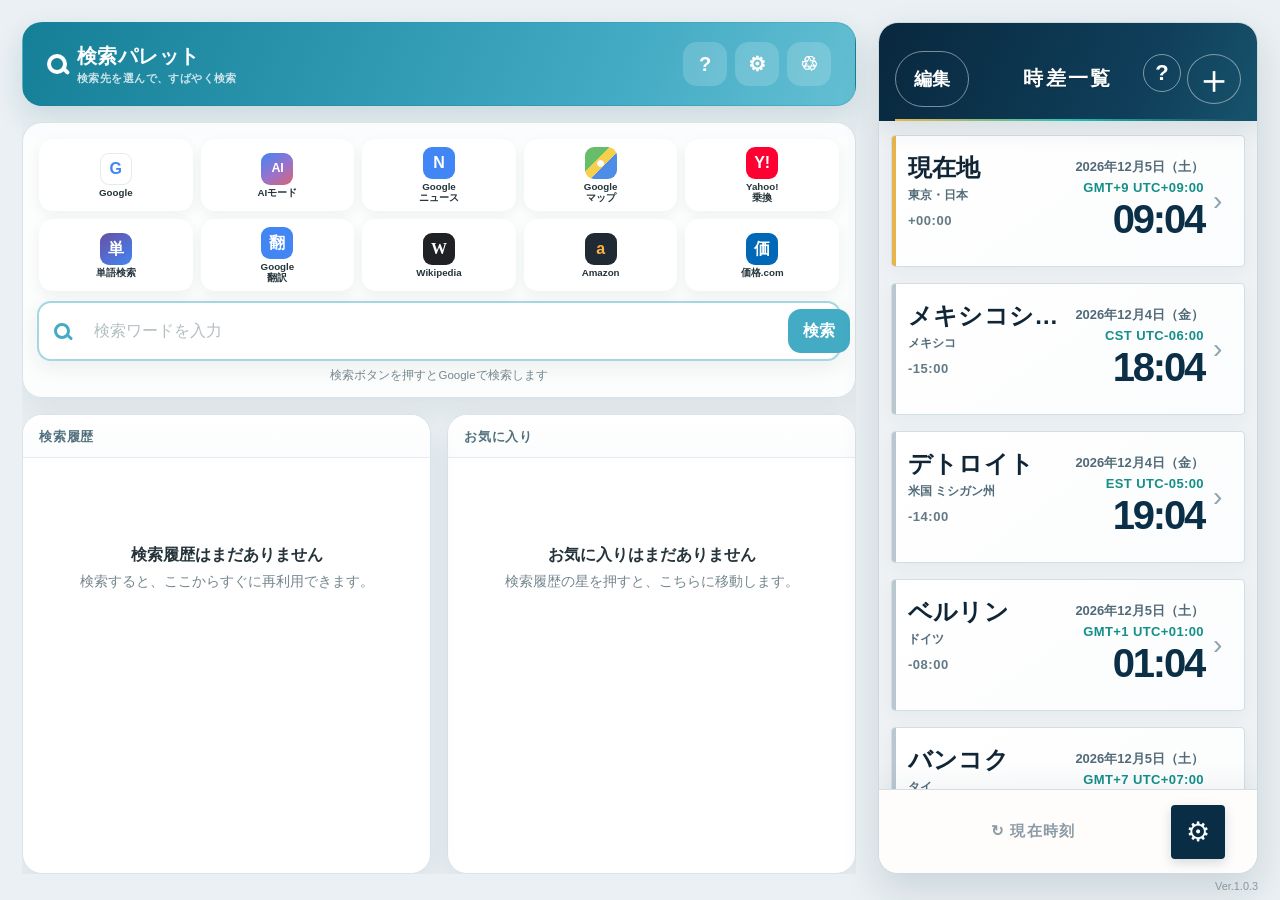
<file: index.html>
<!doctype html>
<html lang="ja">
  <head>
    <meta charset="UTF-8" />
    <meta name="viewport" content="width=device-width, initial-scale=1, viewport-fit=cover" />
    <meta name="theme-color" content="#43abc4" />
    <meta name="apple-mobile-web-app-capable" content="yes" />
    <meta name="apple-mobile-web-app-status-bar-style" content="default" />
    <meta name="apple-mobile-web-app-title" content="検索パレット" />
    <meta name="description" content="検索先をすばやく選べる、履歴とお気に入り付きの検索ランチャー" />
    <link rel="manifest" href="./manifest.webmanifest" />
    <link rel="icon" href="./icon.svg" type="image/svg+xml" />
    <link rel="apple-touch-icon" href="./icon.svg" />
    <link rel="stylesheet" href="./styles.css" />
    <title>検索パレット</title>
  </head>
  <body>
    <div class="app-shell">
      <div class="workspace">
      <header class="app-header">
        <div class="brand" aria-label="検索パレット">
          <span class="brand-mark" aria-hidden="true"></span>
          <span><strong>検索パレット</strong><small>検索先を選んで、すばやく検索</small></span>
        </div>
        <div class="header-actions">
          <button class="icon-button" id="helpButton" type="button" aria-label="使い方">?</button>
          <button class="icon-button" id="settingsButton" type="button" aria-label="普段使う駅の設定">⚙</button>
          <button class="icon-button" id="clearButton" type="button" aria-label="お気に入り以外の履歴を削除">
            <span aria-hidden="true">♲</span>
          </button>
        </div>
      </header>

      <main class="search-workspace">
        <section class="search-panel" aria-label="検索">
          <div class="service-strip" id="serviceStrip" aria-label="検索先を選択">
            <button class="service-button" type="button" data-service="google">
              <span class="service-icon google">G</span><span>Google</span>
            </button>
            <button class="service-button" type="button" data-service="aiMode">
              <span class="service-icon ai-mode">AI</span><span>AIモード</span>
            </button>
            <button class="service-button" type="button" data-service="googleNews">
              <span class="service-icon google-news">N</span><span>Google<br />ニュース</span>
            </button>
            <button class="service-button" type="button" data-service="maps">
              <span class="service-icon maps">●</span><span>Google<br />マップ</span>
            </button>
            <button class="service-button" type="button" data-service="yahooTransit">
              <span class="service-icon yahoo-transit">Y!</span><span>Yahoo!<br />乗換</span>
            </button>
            <button class="service-button" type="button" data-service="wordAi">
              <span class="service-icon word-ai">単</span><span>単語検索</span>
            </button>
            <button class="service-button" type="button" data-service="googleTranslate">
              <span class="service-icon google-translate">翻</span><span>Google<br />翻訳</span>
            </button>
            <button class="service-button" type="button" data-service="wikipedia">
              <span class="service-icon wikipedia">W</span><span>Wikipedia</span>
            </button>
            <button class="service-button" type="button" data-service="amazon">
              <span class="service-icon amazon">a</span><span>Amazon</span>
            </button>
            <button class="service-button" type="button" data-service="kakaku">
              <span class="service-icon kakaku">価</span><span>価格.com</span>
            </button>
            <button class="service-button" type="button" data-service="appleAppStore" hidden>
              <span class="service-icon apple-app-store">A</span><span>App Store<br />検索</span>
            </button>
            <button class="service-button" type="button" data-service="appleMaps" hidden>
              <span class="service-icon apple-maps">マ</span><span>iPhone<br />マップ</span>
            </button>
          </div>

          <form class="search-form" id="searchForm">
            <label class="sr-only" for="searchInput">検索ワードを入力</label>
            <span class="input-mark" aria-hidden="true"></span>
            <input
              id="searchInput"
              name="query"
              type="search"
              placeholder="検索ワードを入力"
              autocomplete="off"
              autocapitalize="none"
              enterkeyhint="search"
              autofocus
            />
            <button class="input-clear-button" id="inputClearButton" type="button" aria-label="入力文字をすべて削除">×</button>
            <button class="submit-button" type="submit" aria-label="検索する">検索</button>
          </form>
          <p class="selected-service" id="selectedService">検索ボタンを押すとGoogleで検索します</p>
        </section>

        <div class="records-grid">
          <section class="favorites-card" aria-labelledby="favoritesTitle">
            <div class="section-heading favorites-heading">
              <h1 id="favoritesTitle">お気に入り</h1>
            </div>
            <div class="history-list" id="favoritesList" aria-live="polite"></div>
          </section>
          <section class="history-card" aria-labelledby="historyTitle">
            <div class="section-heading">
              <h1 id="historyTitle">検索履歴</h1>
            </div>
            <div class="history-list" id="historyList" aria-live="polite"></div>
          </section>
        </div>
      </main>
      <aside class="clock-workspace" aria-label="時差一覧">
        <iframe class="clock-frame" src="./world-clock.html" title="世界時差時計"></iframe>
      </aside>
      </div>
      <footer class="version-footer" aria-label="アプリのバージョン">Ver.1.0.3</footer>
    </div>

    <dialog id="helpDialog">
      <div class="dialog-body">
        <h2>使い方</h2>
        <ol>
          <li>検索ワードを入力します。</li>
          <li>使いたいサービスのボタンを押すと、すぐに検索します。</li>
          <li>キーボードの「検索」または入力欄右側の検索ボタンでは、Google検索を実行します。</li>
        </ol>
        <p>履歴の星を押すと、お気に入りとして上部に固定できます。Yahoo!乗換案内の出発駅と検索ボタンの並び順・表示は、右上の歯車ボタンから変更できます。</p>
        <button class="dialog-close" id="closeHelpButton" type="button">閉じる</button>
      </div>
    </dialog>

    <dialog id="stationDialog" tabindex="-1">
      <form class="dialog-body" id="stationForm" method="dialog">
        <h2>普段使う駅の設定</h2>
        <p>Yahoo!乗換案内で出発駅として使用します。駅名を入力してください。</p>
        <label class="station-label" for="stationInput">出発駅</label>
        <input id="stationInput" class="station-input" type="text" placeholder="例：浜松" autocomplete="off" readonly />
        <div class="order-heading">
          <span>検索ボタンの並び順・表示</span>
          <button id="resetOrderButton" class="order-reset" type="button">初期順に戻す</button>
        </div>
        <div id="orderList" class="order-list" aria-label="検索ボタンの並び順"></div>
        <div class="dialog-actions">
          <button class="dialog-cancel" id="cancelStationButton" type="button">キャンセル</button>
          <button class="dialog-close" type="submit">保存</button>
        </div>
      </form>
    </dialog>

    <div class="toast" id="toast" role="status" aria-live="polite"></div>
    <script src="./app.js" defer></script>
  </body>
</html>
</file>
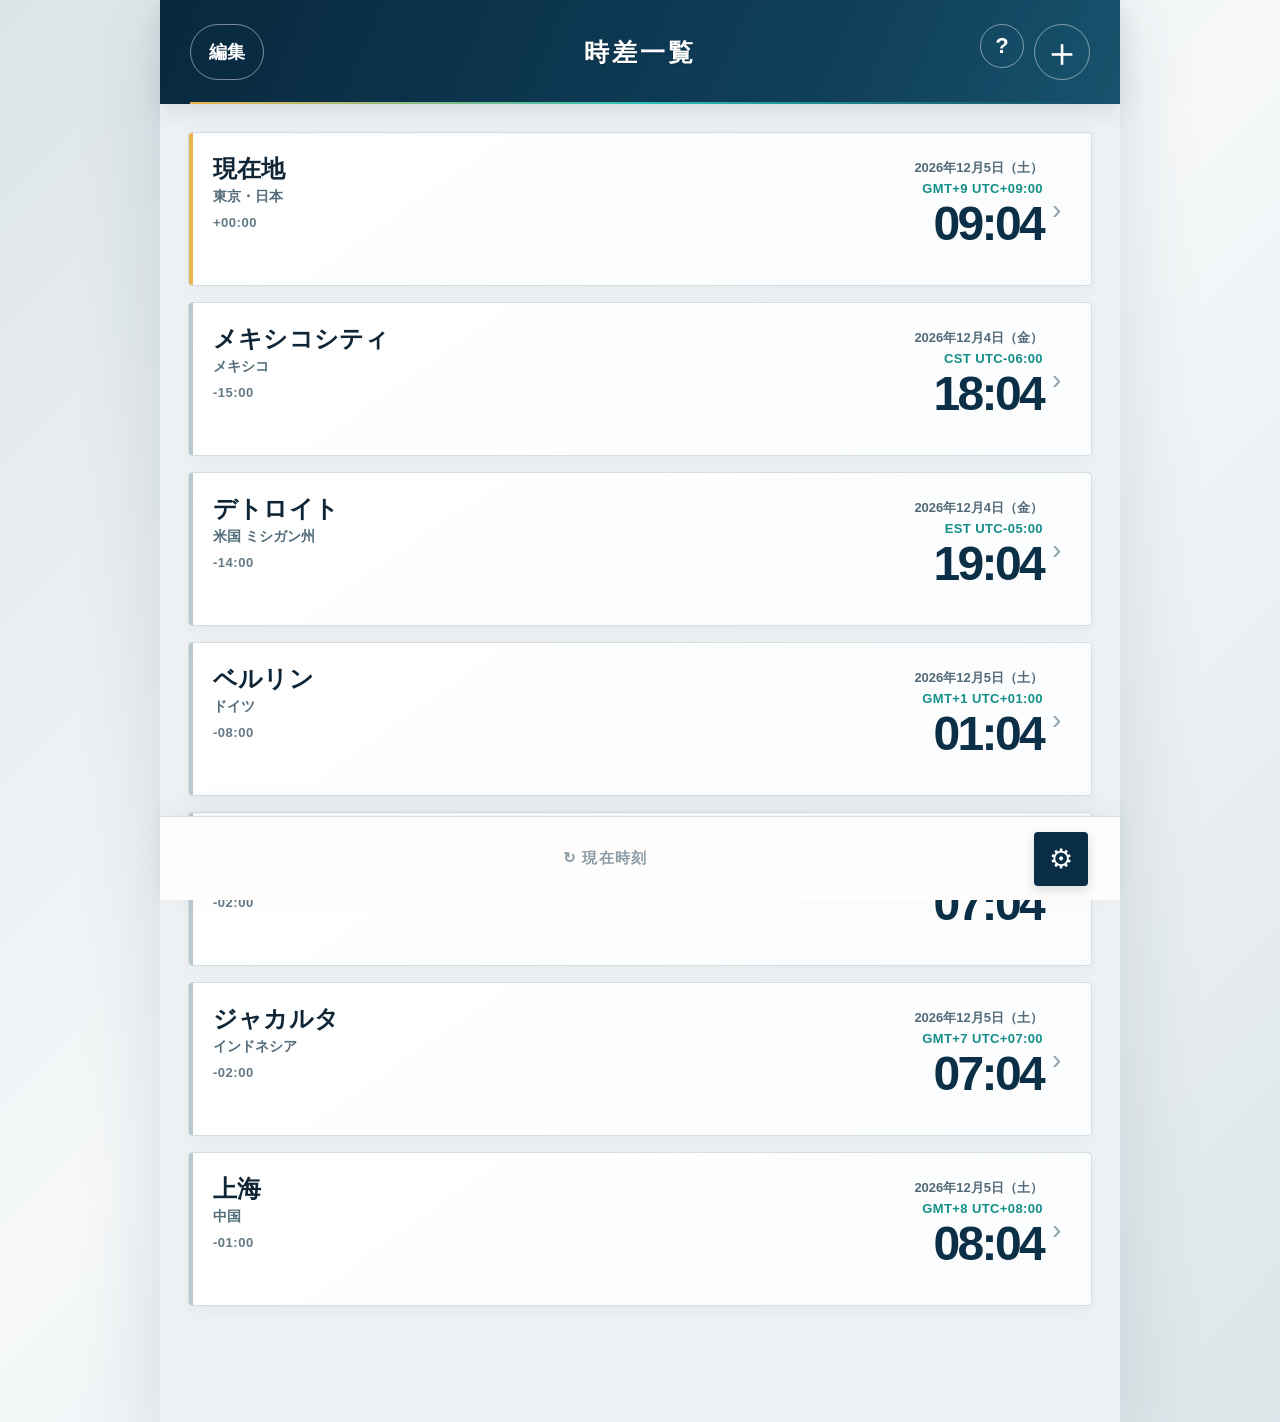
<file: world-clock.html>
<!doctype html><html lang="ja"><head><meta charset="utf-8"><meta name="viewport" content="width=device-width,initial-scale=1,viewport-fit=cover"><meta name="theme-color" content="#079fea"><title>世界時差時計</title><style>
*{box-sizing:border-box}html,body{margin:0;min-height:100%;background:#071019;color:#f8fafc;font-family:-apple-system,BlinkMacSystemFont,"Hiragino Sans","Yu Gothic UI",sans-serif}button,input{font:inherit}button{color:inherit}.app{width:min(100%,560px);min-height:100dvh;margin:auto;background:#090b0e;display:flex;flex-direction:column;box-shadow:0 0 70px #000}header{height:112px;padding:38px 18px 16px;background:linear-gradient(145deg,#08aaf1,#078ddd);display:grid;grid-template-columns:80px 1fr 80px;align-items:center;position:sticky;top:0;z-index:5}header h1{text-align:center;font-size:23px;margin:0;white-space:nowrap}header>div:last-child{display:flex;justify-content:flex-end}.round,.edit{border:0;background:#001329;min-width:56px;height:56px;border-radius:50%;font-size:40px;line-height:1;display:grid;place-items:center;cursor:pointer}.edit{min-width:74px;padding:0 17px;border-radius:30px;font-size:18px;font-weight:800}.round.ok{background:#67cdf4;color:#001329;font-size:33px}.page{flex:1;background:linear-gradient(#191d22,#090b0e);padding-bottom:96px}.clock{width:100%;min-height:145px;border:0;border-bottom:1px solid #30363d;background:transparent;padding:21px 14px 17px 18px;text-align:left;display:grid;grid-template-columns:minmax(0,1fr) auto 15px;gap:9px}.clock>span{display:flex;flex-direction:column}.clock>span:first-child{justify-content:center;min-width:0}.clock>span:nth-child(2){align-items:flex-end;white-space:nowrap}.clock b{font-size:25px;line-height:1.2}.clock>span:first-child b{white-space:nowrap;overflow:hidden;text-overflow:ellipsis}.clock small{font-size:14px;font-weight:700;margin-top:4px}.clock em{font-size:14px;font-style:normal;font-weight:800;color:#58c6ff;margin-top:4px}.clock>span:first-child em{color:#939ba4}.clock>span:nth-child(2)>b{font-size:45px;line-height:1;margin-top:4px;letter-spacing:-.05em;font-variant-numeric:tabular-nums}.clock i{font-style:normal;align-self:center;color:#3d98ca;font-size:31px}footer{position:fixed;bottom:0;left:50%;transform:translateX(-50%);width:min(100%,560px);height:90px;background:linear-gradient(145deg,#08a7ec,#087fc3);display:grid;grid-template-columns:1fr 70px;align-items:center;padding:11px 16px}.current{justify-self:center;border:2px solid transparent;background:transparent;color:#66c3ee;padding:10px 26px;border-radius:9px;font-size:18px;font-weight:800}.current.on{color:#fff;border-color:#fff}.gear{width:54px;height:54px;border:0;border-radius:50%;background:#003c6b;font-size:27px}.search-wrap{position:sticky;top:112px;z-index:4;padding:18px;background:#191d22}.search{margin:0;padding:12px 17px;background:#030405;border:1px solid #29313a;border-radius:30px;display:flex;align-items:center;gap:10px;font-size:29px}.search input{width:100%;border:0;outline:0;background:transparent;color:#fff;font-size:17px}.caption{margin:8px 24px;color:#7e8791;font-weight:800}.choice{width:calc(100% - 36px);margin:0 18px;padding:16px 8px;border:0;border-bottom:1px solid #30363d;background:transparent;display:flex;justify-content:space-between;align-items:center;text-align:left}.choice span{display:flex;flex-direction:column}.choice b{font-size:20px}.choice small{color:#adb5be;margin-top:4px}.choice small.offset{color:#58c6ff;font-weight:800}.choice>strong{color:#58c6ff;font-size:24px}.note{padding:16px 25px;color:#adb5be;line-height:1.7}.datepage{flex:1;background:#191d22;text-align:center;padding:155px 22px}.datepage>div{display:flex;flex-direction:column;margin-bottom:24px}.datepage>div b{font-size:29px}.datepage>div span{font-weight:700;margin-top:4px}.datepage label{display:flex;align-items:center;gap:12px;max-width:420px;margin:auto;padding:13px 17px;background:#343940;border-radius:18px;font-size:24px}.datepage input{flex:1;min-width:0;border:0;background:transparent;color:#fff;color-scheme:dark;font-size:18px;font-weight:800}.datepage p{max-width:390px;margin:24px auto;color:#9aa3ad;font-size:14px;line-height:1.7}.hint{margin:0;padding:13px 18px;color:#aab2bb;font-size:13px;border-bottom:1px solid #30363d}.reorder{min-height:120px;padding:12px 17px;display:grid;grid-template-columns:45px 1fr auto 32px;gap:9px;align-items:center;border-bottom:1px solid #30363d;background:#191d22}.minus{width:36px;height:36px;border:0;border-radius:50%;background:#ff5964;font-size:26px}.minus:disabled{opacity:.3}.reorder>span:nth-child(2){display:flex;flex-direction:column}.reorder b{font-size:23px}.reorder small{margin-top:4px;color:#d8dee5;font-weight:700}.reorder>strong{color:#858d96;font-size:27px}.arrows{display:flex;gap:5px}.arrows button{width:36px;height:36px;border:1px solid #5a626b;border-radius:9px;background:#292e34}@media(max-width:420px){header{height:98px;padding-top:27px;grid-template-columns:68px 1fr 68px}header h1{font-size:20px}.round{min-width:50px;height:50px}.search-wrap{top:98px}.clock{min-height:132px;padding-left:14px}.clock b{font-size:21px}.clock>span:nth-child(2)>b{font-size:39px}.clock small{font-size:12px}.datepage{padding-top:110px}.reorder{grid-template-columns:40px 1fr auto 28px;padding:10px 12px}.reorder b{font-size:20px}}
/* Business theme */
:root{--navy:#102a43;--navy2:#183f5f;--accent:#16a6a1;--paper:#f3f6f8;--card:#fff;--text:#172b3a;--sub:#607482;--border:#d9e2e8}html,body{background:#dfe7ec;color:var(--text)}.app{width:min(100%,960px);background:var(--paper);box-shadow:0 18px 60px #17304726}header{height:96px;padding:20px 28px;background:linear-gradient(120deg,var(--navy),var(--navy2));border-bottom:4px solid var(--accent);grid-template-columns:110px 1fr 110px}header h1{font-size:25px;letter-spacing:.08em}.round,.edit{background:#ffffff14;border:1px solid #ffffff42;box-shadow:none}.round.ok{background:var(--accent);color:#fff;border-color:#4bd0ca}.page{background:var(--paper);padding:24px 24px 116px}.clocks{display:grid;grid-template-columns:repeat(2,minmax(0,1fr));gap:14px;align-content:start}.clock{min-height:142px;background:var(--card);border:1px solid var(--border);border-radius:12px;padding:20px;box-shadow:0 3px 12px #1730470b}.clock:hover{border-color:#8eb6c7;background:#fff;box-shadow:0 8px 22px #17304718}.clock b{color:var(--text)}.clock small{color:var(--sub)}.clock>span:first-child em{color:#6d808d}.clock>span:nth-child(2)>b{color:var(--navy)}.clock i{color:var(--accent)}footer{width:min(100%,960px);height:80px;background:#fff;border-top:1px solid var(--border);box-shadow:0 -4px 18px #17304712}.current{color:#8c9ba5}.current.on{color:var(--navy);border-color:var(--accent);background:#ecfbfa}.gear{background:var(--navy);color:#fff}.search-wrap{top:96px;background:var(--paper);padding:18px 24px 12px}.search{max-width:100%;background:#fff;border:1px solid #c6d3da;box-shadow:0 2px 10px #1730470d;color:var(--navy)}.search input{color:var(--text)}.caption{margin:8px 30px 12px;color:var(--sub)}.choice{width:calc(100% - 48px);margin:0 24px;background:#fff;border:1px solid var(--border);border-radius:9px;padding:15px 18px;margin-bottom:8px}.choice:hover{border-color:#79aaa8;background:#f9ffff}.choice b{color:var(--text)}.choice small{color:var(--sub)}.choice small.offset{color:#087d79}.choice>strong{color:var(--accent);font-size:16px}.choice:disabled>strong{color:#8a9ca7}.badge{display:inline-block;margin-left:9px;padding:3px 7px;border-radius:4px;background:#e6f7f6;color:#087d79;font-size:10px;vertical-align:middle;letter-spacing:.04em}.datepage{background:var(--paper);color:var(--text)}.datepage label{background:#fff;border:1px solid var(--border)}.datepage input{color:var(--text);color-scheme:light}.datepage p,.note{color:var(--sub)}.reorder{background:#fff;border:1px solid var(--border);border-radius:10px;margin-bottom:8px}.hint{grid-column:1/-1;color:var(--sub);border:0}.reorder b{color:var(--text)}.reorder small{color:var(--sub)}
@media(max-width:700px){header{height:98px;padding:27px 16px 14px;grid-template-columns:68px 1fr 68px}header h1{font-size:20px}.page{padding:12px 12px 104px}.clocks{grid-template-columns:1fr;gap:9px}.clock{min-height:128px}.search-wrap{top:98px;padding:12px}.choice{width:calc(100% - 24px);margin:0 12px 7px}.caption{margin-left:16px}.badge{display:block;width:max-content;margin:5px 0 0}}
/* Refined executive clock */
:root{--ink:#102636;--ocean:#092d45;--ocean-soft:#154d69;--signal:#e9b44c;--aqua:#2bc1b5;--canvas:#eef2f4;--line:#d4dde2;--muted:#667b88}body{background:linear-gradient(135deg,#dce4e8 0,#f6f8f9 48%,#dce5e9 100%)}.app{background:var(--canvas);box-shadow:0 24px 80px #15384d24}header{height:104px;padding:22px 30px;background:linear-gradient(112deg,#08283e 0,#103f5b 70%,#17536c 100%);border-bottom:0;box-shadow:0 8px 24px #0b2e421c}header::after{content:"";position:absolute;left:30px;right:30px;bottom:0;height:2px;background:linear-gradient(90deg,var(--signal),var(--aqua),transparent)}header h1{color:#fff!important;font-weight:750;letter-spacing:.12em;text-shadow:0 1px 2px #0004}header .round,header .edit{color:#fff!important;background:#fff0;border:1px solid #ffffff75;transition:.18s ease}header .round:hover,header .edit:hover{background:#ffffff18;border-color:#fff;transform:translateY(-1px)}header .round.ok{background:var(--aqua);border-color:var(--aqua);color:#062a35!important}.page{background:transparent}.clocks{padding:28px 28px 116px;gap:16px}.clock{position:relative;overflow:hidden;min-height:154px;padding:22px 24px 20px;background:linear-gradient(145deg,#fff 0,#fbfcfd 100%);border:1px solid #d3dde3;border-radius:4px;box-shadow:0 5px 18px #1334470b;transition:.2s ease}.clock::before{content:"";position:absolute;left:0;top:0;bottom:0;width:4px;background:#b9c7cf}.clock:first-of-type::before{background:var(--signal)}.clock:hover{transform:translateY(-2px);border-color:#9db4bf;box-shadow:0 12px 28px #13344717}.clock>span:first-child b{font-size:24px;font-weight:750;letter-spacing:.01em;color:var(--ink)}.clock>span:first-child small{color:#526b79}.clock>span:first-child em{margin-top:9px;color:#647986;font-size:13px;letter-spacing:.04em}.clock>span:nth-child(2) small{color:#526a78;font-size:13px}.clock>span:nth-child(2) em{color:#158f89;font-size:13px;letter-spacing:.03em}.clock>span:nth-child(2)>b{font-size:48px;font-weight:620;letter-spacing:-.055em;color:#0b2f47}.clock i{font-size:28px;color:#8ca3ae}footer{height:84px;background:#fffdfc;border-top:1px solid var(--line);box-shadow:0 -8px 24px #15384d0d}.current{border-radius:3px;font-size:15px;letter-spacing:.08em}.current.on{background:#fffaf0;border-color:var(--signal);color:#694d12}.gear{border-radius:4px;background:var(--ocean);box-shadow:0 4px 12px #082b3e2b}.search-wrap{top:104px;background:#eef2f4ee;backdrop-filter:blur(12px);padding:22px 28px 16px}.search{height:58px;border-radius:4px;border:1px solid #bdcad1;box-shadow:0 5px 16px #15384d0b;padding:10px 18px;color:var(--ocean)}.search:focus-within{border-color:var(--aqua);box-shadow:0 0 0 3px #2bc1b51c}.search input{font-size:16px}.caption{margin:10px 32px 14px;font-size:12px;letter-spacing:.12em;text-transform:uppercase}.choice{width:calc(100% - 56px);margin:0 28px 8px;padding:17px 20px;border-radius:3px;border-color:#d2dce1;box-shadow:0 2px 8px #15384d08}.choice:hover{transform:translateX(2px);border-color:#7da8a5;background:#fff}.choice b{font-size:18px}.choice small.offset{color:#167f7a}.choice>strong{font-weight:700}.badge{background:#e7f5f3;color:#0b746f;border-left:2px solid var(--aqua);border-radius:1px;padding:3px 7px}.datepage{background:transparent;padding-top:140px}.datepage>div b{color:var(--ink)}.datepage label{border-radius:4px;box-shadow:0 5px 18px #15384d0e}.reorder{border-radius:3px;box-shadow:0 3px 12px #15384d08}.minus{border-radius:3px}.arrows button{border-radius:3px;background:#f3f6f7;color:var(--ink)}
@media(max-width:700px){header{height:98px;padding:27px 16px 14px}header::after{left:16px;right:16px}.search-wrap{top:98px}.clocks{padding:14px 12px 104px}.clock{min-height:132px;padding:18px 16px}.clock>span:nth-child(2)>b{font-size:40px}.choice{width:calc(100% - 24px);margin:0 12px 7px}.badge{display:block}}
.clocks{grid-template-columns:1fr!important}.reorder small.offset{color:#167f7a;font-weight:800;letter-spacing:.04em}.header-actions{display:flex;gap:10px}.help-btn{min-width:44px!important;width:44px;height:44px!important;font-size:22px!important;font-weight:800}.guide{max-width:760px;margin:28px auto 120px;padding:0 24px}.guide-lead{margin:0 0 20px;color:#526b79;line-height:1.8}.guide-list{list-style:none;margin:0;padding:0;counter-reset:guide}.guide-list li{counter-increment:guide;position:relative;margin-bottom:12px;padding:20px 20px 20px 68px;background:#fff;border:1px solid #d3dde3;border-radius:4px;box-shadow:0 4px 14px #1334470b}.guide-list li::before{content:counter(guide);position:absolute;left:20px;top:20px;width:30px;height:30px;display:grid;place-items:center;background:#0b2f47;color:#fff;border-radius:50%;font-weight:800}.guide-list b{display:block;margin-bottom:6px;color:#102636;font-size:17px}.guide-list span{display:block;color:#607482;line-height:1.7}.guide-tip{margin-top:18px;padding:16px 18px;background:#fffaf0;border-left:4px solid #e9b44c;color:#694d12;line-height:1.7}@media(max-width:700px){.header-actions{gap:6px}.help-btn{min-width:38px!important;width:38px;height:38px!important}.guide{margin-top:18px;padding:0 12px}.guide-list li{padding:17px 14px 17px 58px}.guide-list li::before{left:14px;top:17px}}
</style></head><body><main id="app" class="app"></main><script>
document.title='時差一覧';
const primaryZones=[['tokyo','東京','日本','Asia/Tokyo'],['los','ロサンゼルス','米国 カリフォルニア州','America/Los_Angeles'],['detroit','デトロイト','米国 ミシガン州','America/Detroit'],['guam','グアム','グアム','Pacific/Guam'],['bangkok','バンコク','タイ','Asia/Bangkok'],['london','ロンドン','英国','Europe/London'],['paris','パリ','フランス','Europe/Paris'],['newyork','ニューヨーク','米国 ニューヨーク州','America/New_York'],['honolulu','ホノルル','米国 ハワイ州','Pacific/Honolulu'],['sydney','シドニー','オーストラリア','Australia/Sydney'],['singapore','シンガポール','シンガポール','Asia/Singapore'],['seoul','ソウル','韓国','Asia/Seoul'],['dubai','ドバイ','アラブ首長国連邦','Asia/Dubai'],['berlin','ベルリン','ドイツ','Europe/Berlin'],['mumbai','ムンバイ','インド','Asia/Kolkata'],['auckland','オークランド','ニュージーランド','Pacific/Auckland'],['cairo','カイロ','エジプト','Africa/Cairo'],['mexico','メキシコシティ','メキシコ','America/Mexico_City'],['toronto','トロント','カナダ','America/Toronto'],['vancouver','バンクーバー','カナダ','America/Vancouver'],['chicago','シカゴ','米国 イリノイ州','America/Chicago'],['denver','デンバー','米国 コロラド州','America/Denver'],['anchorage','アンカレッジ','米国 アラスカ州','America/Anchorage'],['rio','リオデジャネイロ','ブラジル','America/Sao_Paulo'],['buenosaires','ブエノスアイレス','アルゼンチン','America/Argentina/Buenos_Aires'],['lima','リマ','ペルー','America/Lima'],['bogota','ボゴタ','コロンビア','America/Bogota'],['madrid','マドリード','スペイン','Europe/Madrid'],['rome','ローマ','イタリア','Europe/Rome'],['amsterdam','アムステルダム','オランダ','Europe/Amsterdam'],['brussels','ブリュッセル','ベルギー','Europe/Brussels'],['vienna','ウィーン','オーストリア','Europe/Vienna'],['zurich','チューリッヒ','スイス','Europe/Zurich'],['stockholm','ストックホルム','スウェーデン','Europe/Stockholm'],['helsinki','ヘルシンキ','フィンランド','Europe/Helsinki'],['warsaw','ワルシャワ','ポーランド','Europe/Warsaw'],['athens','アテネ','ギリシャ','Europe/Athens'],['istanbul','イスタンブール','トルコ','Europe/Istanbul'],['jerusalem','エルサレム','イスラエル','Asia/Jerusalem'],['riyadh','リヤド','サウジアラビア','Asia/Riyadh'],['tehran','テヘラン','イラン','Asia/Tehran'],['karachi','カラチ','パキスタン','Asia/Karachi'],['delhi','ニューデリー','インド','Asia/Kolkata'],['dhaka','ダッカ','バングラデシュ','Asia/Dhaka'],['yangon','ヤンゴン','ミャンマー','Asia/Yangon'],['jakarta','ジャカルタ','インドネシア','Asia/Jakarta'],['manila','マニラ','フィリピン','Asia/Manila'],['hongkong','香港','香港','Asia/Hong_Kong'],['taipei','台北','台湾','Asia/Taipei'],['beijing','北京','中国','Asia/Shanghai'],['perth','パース','オーストラリア','Australia/Perth'],['adelaide','アデレード','オーストラリア','Australia/Adelaide'],['melbourne','メルボルン','オーストラリア','Australia/Melbourne'],['fiji','スバ','フィジー','Pacific/Fiji'],['capetown','ケープタウン','南アフリカ','Africa/Johannesburg'],['nairobi','ナイロビ','ケニア','Africa/Nairobi'],['lagos','ラゴス','ナイジェリア','Africa/Lagos'],['casablanca','カサブランカ','モロッコ','Africa/Casablanca']].map(x=>({id:x[0],city:x[1],country:x[2],tz:x[3]}));
const aliases={tokyo:'tokyo japan',los:'los angeles usa america california',detroit:'detroit usa america michigan',guam:'guam',bangkok:'bangkok ban thailand thai',london:'london uk england britain',paris:'paris france',newyork:'new york usa america',honolulu:'honolulu hawaii usa america',sydney:'sydney australia',singapore:'singapore',seoul:'seoul korea',dubai:'dubai uae united arab emirates',berlin:'berlin germany',mumbai:'mumbai india',auckland:'auckland new zealand',cairo:'cairo egypt',mexico:'mexico city mexico',toronto:'toronto canada',vancouver:'vancouver canada',chicago:'chicago usa america illinois',denver:'denver usa america colorado',anchorage:'anchorage usa america alaska',rio:'rio de janeiro brazil',buenosaires:'buenos aires argentina',lima:'lima peru',bogota:'bogota colombia',madrid:'madrid spain',rome:'rome italy',amsterdam:'amsterdam netherlands holland',brussels:'brussels belgium',vienna:'vienna austria',zurich:'zurich switzerland',stockholm:'stockholm sweden',helsinki:'helsinki finland',warsaw:'warsaw poland',athens:'athens greece',istanbul:'istanbul turkey',jerusalem:'jerusalem israel',riyadh:'riyadh saudi arabia',tehran:'tehran iran',karachi:'karachi pakistan',delhi:'new delhi india',dhaka:'dhaka bangladesh',yangon:'yangon myanmar',jakarta:'jakarta indonesia',manila:'manila philippines',hongkong:'hong kong china',taipei:'taipei taiwan',beijing:'beijing china',perth:'perth australia',adelaide:'adelaide australia',melbourne:'melbourne australia',fiji:'suva fiji',capetown:'cape town south africa',nairobi:'nairobi kenya',lagos:'lagos nigeria',casablanca:'casablanca morocco'};
const yazakiExtra=[['belgium','ベルギー拠点','ベルギー','Europe/Brussels','belgium brussels'],['bulgaria','ブルガリア拠点','ブルガリア','Europe/Sofia','bulgaria sofia'],['cambodia','カンボジア拠点','カンボジア','Asia/Phnom_Penh','cambodia phnom penh'],['croatia','クロアチア拠点','クロアチア','Europe/Zagreb','croatia zagreb'],['czech','チェコ拠点','チェコ','Europe/Prague','czech republic prague'],['elsalvador','エルサルバドル拠点','エルサルバドル','America/El_Salvador','el salvador'],['guatemala','グアテマラ拠点','グアテマラ','America/Guatemala','guatemala'],['nicaragua','ニカラグア拠点','ニカラグア','America/Managua','nicaragua managua'],['paraguay','パラグアイ拠点','パラグアイ','America/Asuncion','paraguay asuncion'],['portugal','ポルトガル拠点','ポルトガル','Europe/Lisbon','portugal lisbon ovar'],['romania','ルーマニア拠点','ルーマニア','Europe/Bucharest','romania bucharest'],['russia','ロシア拠点','ロシア','Europe/Moscow','russia moscow'],['serbia','セルビア拠点','セルビア','Europe/Belgrade','serbia belgrade'],['slovakia','スロバキア拠点','スロバキア','Europe/Bratislava','slovakia bratislava'],['slovenia','スロベニア拠点','スロベニア','Europe/Ljubljana','slovenia novo mesto'],['tunisia','チュニジア拠点','チュニジア','Africa/Tunis','tunisia tunis'],['ukraine','ウクライナ拠点','ウクライナ','Europe/Kyiv','ukraine kyiv'],['uruguay','ウルグアイ拠点','ウルグアイ','America/Montevideo','uruguay montevideo'],['vietnam','ベトナム拠点','ベトナム','Asia/Ho_Chi_Minh','vietnam haiphong'],['china-tianjin','天津','中国','Asia/Shanghai','tianjin china'],['china-shanghai','上海','中国','Asia/Shanghai','shanghai china'],['china-hangzhou','杭州','中国','Asia/Shanghai','hangzhou china'],['china-shantou','汕頭','中国','Asia/Shanghai','shantou china'],['china-yantai','煙台','中国','Asia/Shanghai','yantai china'],['china-xiaogan','孝感','中国','Asia/Shanghai','xiaogan china'],['china-zhangzhou','漳州','中国','Asia/Shanghai','zhangzhou china'],['mexico-north','メキシコ北部拠点','メキシコ','America/Chihuahua','mexico chihuahua'],['usa-texas','テキサス州拠点','米国','America/Chicago','texas usa yazaki'],['usa-nashville','ナッシュビル','米国 テネシー州','America/Chicago','nashville tennessee'],['usa-lexington','レキシントン','米国 ケンタッキー州','America/New_York','lexington kentucky'],['usa-columbus','コロンバス','米国 オハイオ州','America/New_York','columbus ohio']].map(x=>({id:x[0],city:x[1],country:x[2],tz:x[3],keywords:x[4],yazaki:true}));
const yazakiCountries=['アルゼンチン','ベルギー','ブラジル','ブルガリア','カンボジア','カナダ','中国','コロンビア','クロアチア','チェコ','エルサルバドル','フランス','ドイツ','グアテマラ','インド','インドネシア','イタリア','メキシコ','モロッコ','ミャンマー','ニカラグア','パラグアイ','ポーランド','ポルトガル','フィリピン','ルーマニア','ロシア','セルビア','シンガポール','スロバキア','スロベニア','南アフリカ','韓国','スペイン','スウェーデン','台湾','タイ','チュニジア','トルコ','ウクライナ','英国','米国','ウルグアイ','ベトナム','香港'];
const majorExtra=[['ulaanbaatar','ウランバートル','モンゴル','Asia/Ulaanbaatar','mongolia ulaanbaatar'],['dublin','ダブリン','アイルランド','Europe/Dublin','ireland dublin'],['oslo','オスロ','ノルウェー','Europe/Oslo','norway oslo'],['copenhagen','コペンハーゲン','デンマーク','Europe/Copenhagen','denmark copenhagen'],['reykjavik','レイキャビク','アイスランド','Atlantic/Reykjavik','iceland reykjavik'],['budapest','ブダペスト','ハンガリー','Europe/Budapest','hungary budapest'],['vilnius','ビリニュス','リトアニア','Europe/Vilnius','lithuania vilnius'],['riga','リガ','ラトビア','Europe/Riga','latvia riga'],['tallinn','タリン','エストニア','Europe/Tallinn','estonia tallinn'],['astana','アスタナ','カザフスタン','Asia/Almaty','kazakhstan astana'],['tashkent','タシケント','ウズベキスタン','Asia/Tashkent','uzbekistan tashkent'],['kathmandu','カトマンズ','ネパール','Asia/Kathmandu','nepal kathmandu'],['colombo','コロンボ','スリランカ','Asia/Colombo','sri lanka colombo'],['doha','ドーハ','カタール','Asia/Qatar','qatar doha'],['kuwait','クウェート','クウェート','Asia/Kuwait','kuwait'],['manama','マナーマ','バーレーン','Asia/Bahrain','bahrain manama'],['muscat','マスカット','オマーン','Asia/Muscat','oman muscat'],['amman','アンマン','ヨルダン','Asia/Amman','jordan amman'],['beirut','ベイルート','レバノン','Asia/Beirut','lebanon beirut'],['addis','アディスアベバ','エチオピア','Africa/Addis_Ababa','ethiopia addis ababa'],['accra','アクラ','ガーナ','Africa/Accra','ghana accra'],['santiago','サンティアゴ','チリ','America/Santiago','chile santiago'],['caracas','カラカス','ベネズエラ','America/Caracas','venezuela caracas'],['panama','パナマシティ','パナマ','America/Panama','panama city'],['costarica','サンホセ','コスタリカ','America/Costa_Rica','costa rica san jose'],['havana','ハバナ','キューバ','America/Havana','cuba havana'],['dominican','サントドミンゴ','ドミニカ共和国','America/Santo_Domingo','dominican republic santo domingo'],['puertorico','サンフアン','プエルトリコ','America/Puerto_Rico','puerto rico san juan']].map(x=>({id:x[0],city:x[1],country:x[2],tz:x[3],keywords:x[4],yazaki:false}));
const zones=primaryZones.map(z=>({...z,keywords:`${aliases[z.id]||''} ${z.country.includes('米国')?'アメリカ america usa united states':''}`,yazaki:yazakiCountries.some(c=>z.country.includes(c))})).concat(yazakiExtra.map(z=>({...z,keywords:`${z.keywords} ${z.country.includes('米国')?'アメリカ america usa united states':''}`})),majorExtra);
const previousDefaults=['detroit','berlin','bangkok','jakarta','china-shanghai'],newDefaults=['mexico','detroit','berlin','bangkok','jakarta','china-shanghai'],savedZones=localStorage.getItem('world-zones');let ids=savedZones?JSON.parse(savedZones):newDefaults;if(JSON.stringify(ids)===JSON.stringify(['los','detroit','guam','bangkok'])||JSON.stringify(ids)===JSON.stringify(previousDefaults)){ids=[...newDefaults];localStorage.setItem('world-zones',JSON.stringify(ids))}let homeId=localStorage.getItem('world-home')||'tokyo',view='main',fixed=null,target=null,q='';const app=document.querySelector('#app'),zid=id=>zones.find(z=>z.id===id),esc=s=>String(s).replace(/[&<>"']/g,c=>({'&':'&amp;','<':'&lt;','>':'&gt;','"':'&quot;',"'":'&#39;'}[c]));
function pts(d,tz){const a=new Intl.DateTimeFormat('ja-JP',{timeZone:tz,year:'numeric',month:'numeric',day:'numeric',hour:'2-digit',minute:'2-digit',hour12:false}).formatToParts(d),n=s=>+((a.find(x=>x.type===s)||{}).value||0);return{y:n('year'),m:n('month'),d:n('day'),h:n('hour')%24,i:n('minute')}}function off(d,tz){const p=pts(d,tz);return Math.round((Date.UTC(p.y,p.m-1,p.d,p.h,p.i)-Math.floor(d/60000)*60000)/60000)}function ol(n){const a=Math.abs(n);return`UTC${n>=0?'+':'-'}${String(Math.floor(a/60)).padStart(2,'0')}:${String(a%60).padStart(2,'0')}`}function local(d,tz){const p=pts(d,tz);return`${p.y}-${String(p.m).padStart(2,'0')}-${String(p.d).padStart(2,'0')}T${String(p.h).padStart(2,'0')}:${String(p.i).padStart(2,'0')}`}function instant(v,tz){const [a,b]=v.split('T'),[y,m,d]=a.split('-').map(Number),[h,i]=b.split(':').map(Number),base=Date.UTC(y,m-1,d,h,i);let g=base;for(let k=0;k<3;k++)g=base-off(new Date(g),tz)*60000;return new Date(g)}
function head(t,l='',r=''){return`<header><div>${l}</div><h1>${t}</h1><div>${r}</div></header>`}function save(){localStorage.setItem('world-zones',JSON.stringify(ids));localStorage.setItem('world-home',homeId)}function diffText(z,home,d){const n=off(d,z.tz),df=n-off(d,home.tz),a=Math.abs(df);return`${ol(n)}・現在地 ${df>=0?'+':'-'}${String(Math.floor(a/60)).padStart(2,'0')}:${String(a%60).padStart(2,'0')}`}function timeSort(a,b,d){return off(d,a.tz)-off(d,b.tz)||a.city.localeCompare(b.city,'ja')}function norm(s){return String(s).normalize('NFKC').toLocaleLowerCase('ja').replace(/\s+/g,' ').trim()}function matchingZones(){const key=norm(q),today=fixed||new Date;return zones.filter(z=>{const match=!key||norm(`${z.city} ${z.country} ${z.tz} ${z.keywords}`).includes(key);return match&&(key||(!ids.includes(z.id)&&z.id!==homeId))}).sort((a,b)=>timeSort(a,b,today))}function addChoiceHTML(z,home,today){const status=z.id===homeId?'現在地':ids.includes(z.id)?'登録済み':'＋',disabled=status==='＋'?'':' disabled';return`<button class="choice"${disabled}${status==='＋'?` data-add="${z.id}"`:''}><span><b>${z.city}</b><small>${z.country}</small><small class="offset">${diffText(z,home,today)}</small></span><strong>${status}</strong></button>`}function bindAddButtons(){document.querySelectorAll('[data-add]').forEach(b=>b.onclick=()=>{ids.push(b.dataset.add);save();view='main';render()})}function updateSearchResults(){const box=document.querySelector('#search-results');if(!box)return;const home=zid(homeId),today=fixed||new Date,a=matchingZones();box.innerHTML=a.length?a.map(z=>addChoiceHTML(z,home,today)).join(''):'<p class="note">該当する地域はありません。</p>';bindAddButtons()}
function clock(z,label){const d=fixed||new Date,p=pts(d,z.tz),h=zid(homeId),n=off(d,z.tz),df=n-off(d,h.tz),week='日月火水木金土'[new Date(Date.UTC(p.y,p.m-1,p.d)).getUTCDay()],abbr=new Intl.DateTimeFormat('en-US',{timeZone:z.tz,timeZoneName:'short'}).formatToParts(d).find(x=>x.type==='timeZoneName').value;return`<button class="clock" data-open="${z.id}"><span><b>${label||z.city}</b><small>${label?z.city+'・'+z.country:z.country}</small><em>${df>=0?'+':'-'}${String(Math.floor(Math.abs(df)/60)).padStart(2,'0')}:${String(Math.abs(df)%60).padStart(2,'0')}</em></span><span><small>${p.y}年${p.m}月${p.d}日（${week}）</small><em>${abbr} ${ol(n)}</em><b>${String(p.h).padStart(2,'0')}:${String(p.i).padStart(2,'0')}</b></span><i>›</i></button>`}
function render(){const home=zid(homeId),list=ids.map(zid).filter(Boolean),today=fixed||new Date;if(view==='add'){app.innerHTML=head('都市の選択','<button class="round" data-back>×</button>')+`<section class="page"><div class="search-wrap"><label class="search">⌕<input id="search" autofocus placeholder="都市名・国名・英語名など" value="${esc(q)}"></label></div><p class="caption">地域を選択（UTC時差順）</p><div id="search-results"></div></section>`;bind();updateSearchResults();setTimeout(()=>{const x=document.querySelector('#search');if(x){x.focus();x.setSelectionRange(x.value.length,x.value.length)}});return}
if(view==='settings'){const ordered=[...zones].sort((x,y)=>timeSort(x,y,today));app.innerHTML=head('現在地の設定','<button class="round" data-back>×</button>')+`<section class="page"><p class="note">「現在地」として表示する地域を選択してください。デフォルトは東京です。</p>${ordered.map(z=>`<button class="choice ${z.id===homeId?'active':''}" data-home="${z.id}"><span><b>${z.city}</b><small>${z.country}</small><small class="offset">${diffText(z,home,today)}</small></span><strong>${z.id===homeId?'✓':''}</strong></button>`).join('')}</section>`;return bind()}
if(view==='help'){app.innerHTML=head('使い方','<button class="round" data-back>×</button>')+`<section class="page guide"><p class="guide-lead">「時差一覧」は、複数地域の時刻と、指定日時における各地域の時刻を比較するツールです。</p><ol class="guide-list"><li><b>地域を追加する</b><span>基本画面右上の「＋」を押し、都市名や国名を入力します。追加する地域の「＋」を押してください。</span></li><li><b>表示順を変更する</b><span>左上の「編集」を押し、上下の矢印で並び替えます。「✓」で完了し、「−」で地域を削除できます。</span></li><li><b>指定日時を比較する</b><span>都市のカードを押し、その都市の日時を指定して「✓」を押すと、すべての都市が対応する日時に切り替わります。</span></li><li><b>現在時刻に戻す</b><span>画面下の「現在時刻」を押すと、指定日時を解除して現在の表示へ戻ります。</span></li><li><b>現在地を変更する</b><span>右下の歯車を押し、基準にする地域を選びます。位置情報は使用せず、初期設定は東京です。</span></li></ol><p class="guide-tip"><b>時差の見方：</b>「UTC＋07:00」は協定世界時より7時間進んでいることを示します。「−02:00」は現在地より2時間遅いことを示します。</p></section>`;return bind()}
if(view==='date'){const v=local(fixed||new Date,target.tz);app.innerHTML=head(target.city,'<button class="round" data-back>×</button>','<button class="round ok" data-set>✓</button>')+`<section class="datepage"><div><b>${target.city}</b><span>${target.country}</span></div><label>▣ <input id="dateval" type="datetime-local" value="${v}"></label><p>この地域の日時を指定すると、すべての地域の対応時刻を表示します。</p></section>`;return bind()}
let content=view==='edit'?`<p class="hint">矢印ボタンで並び替えできます。</p>${edit(home,true)}${list.map(z=>edit(z,false)).join('')}`:clock(home,'現在地')+list.map(z=>clock(z)).join('');app.innerHTML=head('時差一覧',`<button class="${view==='edit'?'round ok':'edit'}" data-edit>${view==='edit'?'✓':'編集'}</button>`,`<span class="header-actions"><button class="round help-btn" data-help aria-label="使い方">?</button><button class="round" data-addview aria-label="地域を追加">＋</button></span>`)+`<section class="page ${view==='edit'?'':'clocks'}">${content}</section><footer><button class="current ${fixed?'on':''}" data-now ${fixed?'':'disabled'}>↻ 現在時刻</button><button class="gear" data-settings>⚙</button></footer>`;bind()}
function edit(z,isHome){const d=fixed||new Date;return`<div class="reorder"><button class="minus" ${isHome?'disabled':''} data-remove="${z.id}">−</button><span><b>${isHome?'現在地':z.city}</b><small>${isHome?z.city+'・'+z.country:z.country}</small><small class="offset">${ol(off(d,z.tz))}</small></span>${isHome?'':`<span class="arrows"><button data-up="${z.id}">↑</button><button data-down="${z.id}">↓</button></span>`}<strong>☰</strong></div>`}
function bind(){document.querySelectorAll('[data-back]').forEach(b=>b.onclick=()=>{view='main';render()});document.querySelector('[data-addview]')?.addEventListener('click',()=>{view='add';q='';render()});document.querySelector('[data-help]')?.addEventListener('click',()=>{view='help';render()});document.querySelector('[data-settings]')?.addEventListener('click',()=>{view='settings';render()});document.querySelector('[data-edit]')?.addEventListener('click',()=>{view=view==='edit'?'main':'edit';render()});document.querySelectorAll('[data-open]').forEach(b=>b.onclick=()=>{target=zid(b.dataset.open);view='date';render()});bindAddButtons();document.querySelectorAll('[data-home]').forEach(b=>b.onclick=()=>{homeId=b.dataset.home;ids=ids.filter(x=>x!==homeId);save();view='main';render()});const search=document.querySelector('#search');if(search){let composing=false;search.addEventListener('compositionstart',()=>composing=true);search.addEventListener('compositionend',e=>{composing=false;q=e.target.value;updateSearchResults()});search.addEventListener('input',e=>{if(composing||e.isComposing)return;q=e.target.value;updateSearchResults()})}document.querySelector('[data-set]')?.addEventListener('click',()=>{fixed=instant(document.querySelector('#dateval').value,target.tz);view='main';render()});document.querySelector('[data-now]')?.addEventListener('click',()=>{fixed=null;render()});document.querySelectorAll('[data-remove]').forEach(b=>b.onclick=()=>{ids=ids.filter(x=>x!==b.dataset.remove);save();render()});for(const dir of ['up','down'])document.querySelectorAll(`[data-${dir}]`).forEach(b=>b.onclick=()=>{const i=ids.indexOf(b.dataset[dir]),j=i+(dir==='up'?-1:1);if(j>=0&&j<ids.length)[ids[i],ids[j]]=[ids[j],ids[i]];save();render()})}
render();setInterval(()=>{if(view==='main'&&!fixed)render()},30000);
</script></body></html>
</file>
<file: styles.css>
:root {
  color-scheme: light;
  --brand: #43abc4;
  --brand-deep: #18849e;
  --brand-pale: #e9f8fb;
  --ink: #25333a;
  --muted: #75868e;
  --line: #e6ecef;
  --surface: #ffffff;
  --page: #f2f5f7;
  --favorite: #f2b93b;
  font-family: -apple-system, BlinkMacSystemFont, "Hiragino Sans", "Yu Gothic", "Noto Sans JP", sans-serif;
}

* { box-sizing: border-box; }

html, body { margin: 0; min-height: 100%; background: var(--page); color: var(--ink); }

body {
  min-height: 100dvh;
  overscroll-behavior-y: contain;
  -webkit-tap-highlight-color: transparent;
}

button, input { font: inherit; }
button { -webkit-touch-callout: none; }

.app-shell {
  min-height: 100dvh;
  max-width: 1480px;
  margin: 0 auto;
  background: var(--page);
  box-shadow: 0 0 42px rgba(31, 68, 82, 0.08);
}

.app-header {
  min-height: calc(76px + env(safe-area-inset-top));
  padding: calc(14px + env(safe-area-inset-top)) 18px 14px;
  background: var(--brand);
  color: white;
  display: flex;
  align-items: center;
  justify-content: space-between;
}

.brand { display: flex; align-items: center; gap: 10px; font-weight: 800; font-size: 1.2rem; letter-spacing: .02em; }
.brand > span:last-child { display: flex; flex-direction: column; gap: 2px; }
.brand strong { font: inherit; }
.brand small { font-size: .66rem; font-weight: 600; opacity: .78; letter-spacing: .04em; }
.brand-mark, .input-mark { width: 20px; height: 20px; border: 4px solid currentColor; border-radius: 50%; display: inline-block; position: relative; }
.brand-mark::after, .input-mark::after { content: ""; width: 8px; height: 4px; background: currentColor; position: absolute; right: -7px; bottom: -3px; transform: rotate(45deg); border-radius: 4px; }
.header-actions { display: flex; gap: 8px; }
.icon-button { width: 44px; height: 44px; border: 0; border-radius: 14px; color: white; background: rgba(255,255,255,.17); font-weight: 800; font-size: 1.25rem; cursor: pointer; }

.workspace { min-width: 0; }
.version-footer {
  padding: 10px 14px calc(12px + env(safe-area-inset-bottom));
  color: #87979f;
  font-size: .68rem;
  line-height: 1;
  text-align: center;
}
main { padding: 14px; }
.search-workspace { display: flex; flex-direction: column; gap: 14px; }
.records-grid { min-width: 0; }
.history-card, .favorites-card { background: var(--surface); border-radius: 22px; min-height: 300px; overflow: hidden; box-shadow: 0 8px 28px rgba(25, 63, 77, .06); }
.history-card { margin-top: 14px; }
.favorites-card { min-height: 0; }
.favorites-card .history-list { min-height: 0; }
.favorites-card .empty-state { min-height: 68px; padding: 12px 18px; }
.favorites-card .empty-state p { display: none; }
.section-heading { padding: 10px 14px 8px; border-bottom: 1px solid var(--line); }
h1 { font-size: .9rem; margin: 0; }
.history-list { max-height: calc(100dvh - 335px); min-height: 220px; overflow-y: auto; }

.empty-state { min-height: 220px; display: grid; place-content: center; text-align: center; color: var(--muted); padding: 30px; }
.empty-state strong { color: var(--ink); margin-bottom: 6px; }
.empty-state p { margin: 0; font-size: .88rem; }
.history-item { display: grid; grid-template-columns: 44px 1fr 44px 44px; align-items: center; min-height: 68px; padding: 4px 8px; border-bottom: 1px solid var(--line); }
.history-item.is-favorite { background: linear-gradient(90deg, #fffaf0, #fff); }
.row-button { border: 0; background: transparent; color: #aec0c6; min-width: 44px; min-height: 44px; border-radius: 12px; cursor: pointer; font-size: 1.15rem; }
.row-button:active { background: var(--brand-pale); }
.favorite-button { color: #bdc9cd; font-size: 1.45rem; }
.favorite-button.is-active { color: var(--favorite); }
.history-query { border: 0; background: transparent; text-align: left; padding: 11px 8px; min-width: 0; cursor: pointer; color: var(--ink); }
.query-text { font-weight: 700; display: block; overflow: hidden; white-space: nowrap; text-overflow: ellipsis; }
.query-meta { display: block; color: var(--muted); font-size: .72rem; margin-top: 3px; }

.search-panel { width: 100%; padding: 10px 12px; background: rgba(242,245,247,.95); border: 1px solid rgba(180,198,205,.55); border-radius: 22px; }
.service-strip { display: grid; grid-template-columns: repeat(4, minmax(0, 1fr)); gap: 7px; padding: 2px 2px 10px; }
.service-button { width: 100%; border: 1px solid transparent; border-radius: 14px; min-height: 62px; padding: 5px 2px 4px; background: var(--surface); color: var(--ink); display: flex; flex-direction: column; justify-content: center; align-items: center; gap: 3px; font-size: .61rem; line-height: 1.1; font-weight: 700; cursor: pointer; box-shadow: 0 4px 14px rgba(36,61,70,.06); }
.service-button[hidden] { display: none !important; }
.service-button:active { border-color: var(--brand); background: var(--brand-pale); color: var(--brand-deep); }
.service-icon { width: 32px; height: 32px; border-radius: 9px; display: grid; place-items: center; color: white; background: var(--brand); font-size: 1rem; font-weight: 900; }
.service-icon.google { background: #fff; color: #4285f4; border: 1px solid #e7eaec; }
.service-icon.ai-mode { background: linear-gradient(145deg, #4285f4, #9b72cb 55%, #d96570); font-size: .78rem; letter-spacing: -.03em; }
.service-icon.maps { background: linear-gradient(135deg,#67bd6a 0 38%,#f4d04d 38% 58%,#4d8de7 58%); }
.service-icon.google-news { background: #4285f4; }
.service-icon.wikipedia { background: #202124; font-family: Georgia, serif; }
.service-icon.google-translate { background: #4285f4; }
.service-icon.word-ai { background: linear-gradient(145deg, #6750a4, #4285f4); }
.service-icon.yahoo-transit { background: #ff0033; font-size: 1rem; }
.service-icon.amazon { background: #202a35; color: #ffb23e; }
.service-icon.kakaku { background: #0068b7; }
.service-icon.apple-app-store { background: linear-gradient(145deg, #14b6f1, #0879e8); }
.service-icon.apple-maps { background: linear-gradient(145deg, #62bc6a, #2c8f50); }

.search-form { display: grid; grid-template-columns: 32px minmax(0, 1fr) 38px auto; align-items: center; gap: 6px; min-width: 0; min-height: 58px; padding: 6px 7px 6px 15px; background: var(--surface); border: 2px solid transparent; border-radius: 18px; box-shadow: 0 6px 22px rgba(36,61,70,.08); }
.search-form:focus-within { border-color: rgba(67,171,196,.48); }
.input-mark { width: 16px; height: 16px; border-width: 3px; color: var(--brand); }
.input-mark::after { width: 6px; height: 3px; right: -6px; }
#searchInput { width: 100%; min-width: 0; border: 0; outline: 0; font-size: 1rem; color: var(--ink); min-height: 42px; background: transparent; }
#searchInput::-webkit-search-cancel-button { display: none; -webkit-appearance: none; appearance: none; }
#searchInput::placeholder { color: #b3bec2; }
.input-clear-button { width: 36px; height: 36px; border: 0; border-radius: 50%; background: #e8edef; color: #71828a; font-size: 1.35rem; line-height: 1; font-weight: 500; cursor: pointer; }
.input-clear-button[hidden] { display: none; }
.submit-button { border: 0; border-radius: 13px; min-width: 62px; min-height: 44px; background: var(--brand); color: white; font-weight: 800; cursor: pointer; }
.submit-button:active { background: var(--brand-deep); }
.selected-service { margin: 7px 4px 0; text-align: center; color: var(--muted); font-size: .72rem; }
.clock-workspace { display: none; margin: 0 14px calc(326px + env(safe-area-inset-bottom)); background: #fff; border: 1px solid #dfe7eb; border-radius: 22px; overflow: hidden; box-shadow: 0 12px 34px rgba(24, 61, 76, .08); }
.clock-panel-heading { min-height: 72px; padding: 15px 18px; display: flex; align-items: center; justify-content: space-between; background: linear-gradient(135deg, #102a43, #19516a); color: #fff; }
.clock-panel-heading h2 { margin: 2px 0 0; font-size: 1rem; }
.panel-kicker { color: #6ee0da; font-size: .62rem; font-weight: 800; letter-spacing: .16em; }
.live-badge { display: flex; align-items: center; gap: 6px; font-size: .66rem; font-weight: 800; letter-spacing: .08em; opacity: .86; }
.live-badge i { width: 7px; height: 7px; border-radius: 50%; background: #55e0b6; box-shadow: 0 0 0 4px rgba(85,224,182,.16); }
.clock-frame { display: block; width: 100%; height: 720px; border: 0; background: #eef2f4; }

dialog { width: min(420px, calc(100% - 36px)); border: 0; border-radius: 22px; padding: 0; color: var(--ink); box-shadow: 0 20px 80px rgba(17,45,55,.28); }
dialog::backdrop { background: rgba(20,45,55,.42); backdrop-filter: blur(3px); }
.dialog-body { padding: 24px; }
.dialog-body h2 { margin: 0 0 14px; }
.dialog-body ol { padding-left: 1.4rem; line-height: 1.8; }
.dialog-body p { font-size: .88rem; color: var(--muted); line-height: 1.7; }
.dialog-close { width: 100%; min-height: 48px; border: 0; border-radius: 14px; background: var(--brand); color: white; font-weight: 800; }
.station-label { display: block; margin: 18px 0 7px; font-size: .82rem; font-weight: 800; }
.station-input { width: 100%; min-height: 50px; border: 2px solid var(--line); border-radius: 14px; padding: 0 14px; outline: 0; font-size: 1rem; }
.station-input:focus { border-color: var(--brand); }
.order-heading { display: flex; align-items: center; justify-content: space-between; gap: 12px; margin: 20px 0 8px; font-size: .82rem; font-weight: 800; }
.order-reset { border: 0; background: transparent; color: var(--brand-deep); padding: 6px; font-size: .76rem; font-weight: 800; }
.order-list { border: 1px solid var(--line); border-radius: 14px; overflow: hidden; max-height: 250px; overflow-y: auto; }
.order-item { display: grid; grid-template-columns: minmax(0, 1fr) 62px 42px 42px; align-items: center; min-height: 48px; padding-left: 13px; border-bottom: 1px solid var(--line); font-size: .82rem; font-weight: 700; }
.order-item:last-child { border-bottom: 0; }
.order-button { height: 38px; border: 0; background: transparent; color: var(--brand-deep); font-size: 1.05rem; font-weight: 900; }
.order-button:disabled { color: #c9d3d7; }
.visibility-button { min-height: 30px; padding: 0 8px; border: 1px solid #8fc8d5; border-radius: 999px; background: var(--brand-pale); color: var(--brand-deep); font-size: .68rem; font-weight: 800; }
.visibility-button.is-off { border-color: #d5dde1; background: #edf1f3; color: #7e8d94; }
.dialog-actions { display: grid; grid-template-columns: 1fr 1.4fr; gap: 10px; margin-top: 18px; }
.dialog-actions .dialog-close { width: auto; }
.dialog-cancel { min-height: 48px; border: 0; border-radius: 14px; background: #edf1f3; color: var(--ink); font-weight: 800; }
.toast { position: fixed; z-index: 50; top: calc(86px + env(safe-area-inset-top)); left: 50%; transform: translate(-50%,-12px); max-width: calc(100% - 32px); background: #26383f; color: white; padding: 10px 16px; border-radius: 999px; font-size: .82rem; opacity: 0; pointer-events: none; transition: .2s ease; }
.toast.is-visible { opacity: 1; transform: translate(-50%,0); }
.sr-only { position: absolute; width: 1px; height: 1px; padding: 0; margin: -1px; overflow: hidden; clip: rect(0,0,0,0); white-space: nowrap; border: 0; }

@media (min-width: 620px) {
  main { padding: 22px; }
  .search-panel { padding-left: 22px; padding-right: 22px; }
  .service-strip { grid-template-columns: repeat(6, minmax(0, 1fr)); }
  .service-button { min-height: 68px; }
}

@media (min-width: 1080px) {
  body { background: #eaf0f3; overflow: hidden; }
  .app-shell { height: 100dvh; min-height: 720px; max-width: 1600px; padding: 22px 22px 6px; background: transparent; box-shadow: none; display: grid; grid-template-rows: minmax(0, 1fr) 16px; gap: 4px; }
  .workspace { height: 100%; min-height: 676px; display: grid; grid-template-columns: minmax(0, 1fr) clamp(380px, 27vw, 430px); grid-template-rows: 84px minmax(0, 1fr); gap: 16px 22px; padding: 0; }
  .version-footer { padding: 0; line-height: 16px; text-align: right; }
  .app-header { grid-column: 1; grid-row: 1; min-height: 84px; padding: 16px 24px; border: 1px solid rgba(21,126,151,.22); border-radius: 20px; background: linear-gradient(112deg, #157f98, #43abc4 72%, #64bfd3); box-shadow: 0 12px 28px rgba(22,89,108,.15); }
  .brand { font-size: 1.28rem; }
  .search-workspace { grid-column: 1; grid-row: 2; min-width: 0; height: 100%; padding: 0; display: grid; grid-template-rows: auto minmax(0, 1fr); gap: 16px; overflow: hidden; }
  .records-grid { grid-row: 2; min-height: 0; display: grid; grid-template-columns: minmax(0, 1fr) minmax(0, 1fr); gap: 16px; }
  .history-card, .favorites-card { min-height: 0; height: 100%; border-radius: 20px; border: 1px solid #d8e3e8; box-shadow: 0 12px 30px rgba(25,63,77,.08); }
  .history-card { grid-column: 1; grid-row: 1; margin-top: 0; }
  .favorites-card { grid-column: 2; grid-row: 1; margin-top: 0; }
  .favorites-card .empty-state { min-height: 220px; padding: 30px; }
  .favorites-card .empty-state p { display: block; }
  .section-heading { padding: 13px 16px 11px; background: linear-gradient(180deg, #fff, #fbfcfd); }
  .section-heading h1 { font-size: .82rem; color: #52707e; letter-spacing: .06em; }
  .history-list { max-height: none; height: calc(100% - 40px); min-height: 0; }
  .search-panel { grid-row: 1; position: static; width: auto; transform: none; padding: 14px; border: 1px solid #d8e3e8; border-radius: 20px; background: rgba(255,255,255,.86); box-shadow: 0 12px 30px rgba(25,63,77,.08); }
  .service-strip { grid-template-columns: repeat(5, minmax(0, 1fr)); gap: 8px; }
  .service-button { min-height: 72px; }
  .search-form { border-radius: 14px; }
  .clock-workspace { grid-column: 2; grid-row: 1 / 3; min-width: 0; height: 100%; margin: 0; border: 1px solid #cbd9e0; border-radius: 20px; display: block; background: #fff; box-shadow: 0 16px 38px rgba(18,48,68,.14); }
  .clock-frame { height: 100%; min-height: 0; }
}

@media (max-width: 1079px) {
  .app-shell { max-width: 760px; }
  .brand small { display: none; }
}

@media (max-height: 680px) {
  .history-list { max-height: 250px; }
  .history-card { min-height: 250px; }
}

@media (prefers-reduced-motion: reduce) { *, *::before, *::after { scroll-behavior: auto !important; transition: none !important; } }
</file>
